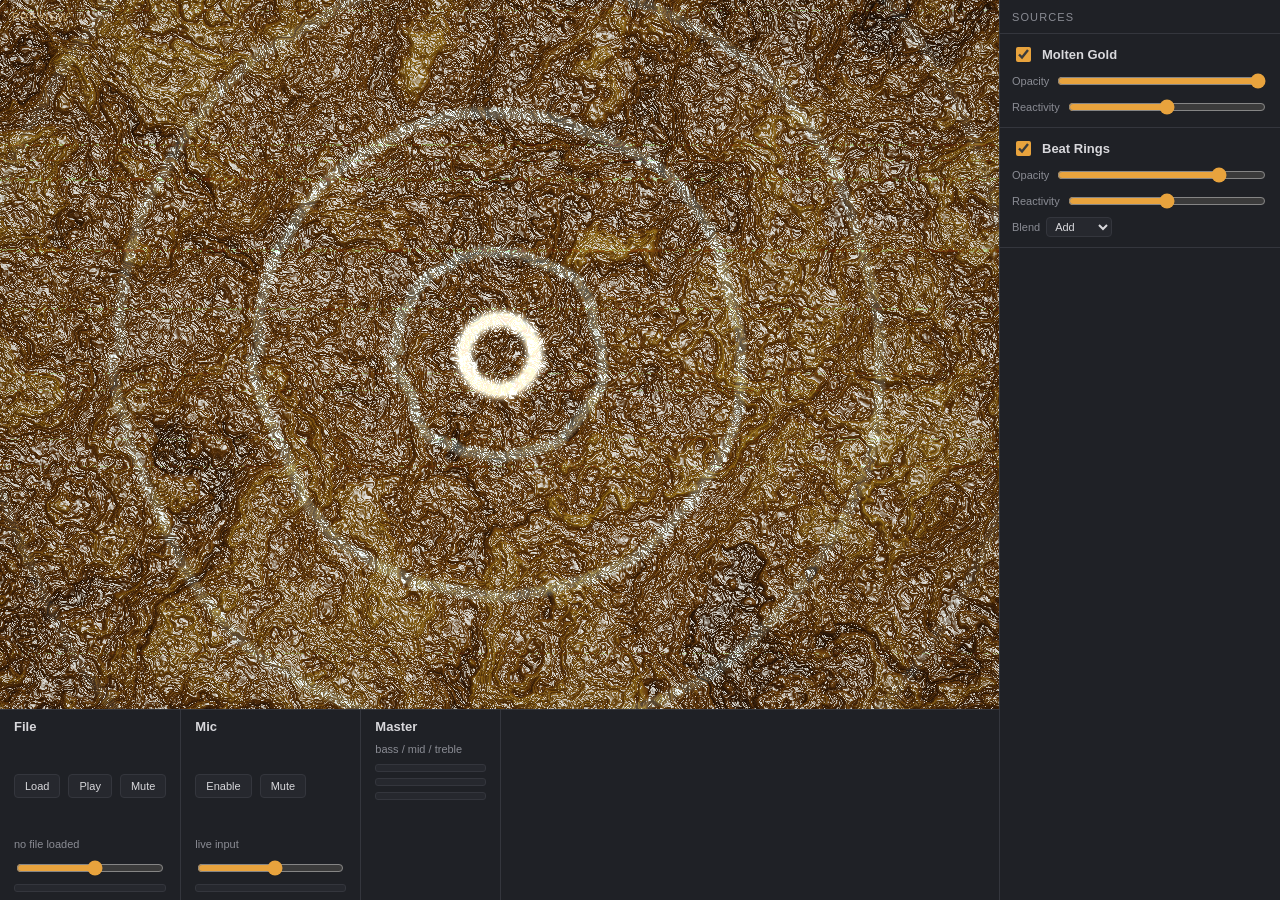
<file: visualizer/index.html>
<!doctype html>
<html lang="en">
<head>
<meta charset="utf-8" />
<meta name="viewport" content="width=device-width, initial-scale=1" />
<title>Molten Gold Visualizer</title>
<link rel="stylesheet" href="style.css" />
</head>
<body>
<div id="layout">
  <div id="preview-wrap">
    <canvas id="gl"></canvas>
    <div id="preview-label">preview</div>
  </div>

  <div id="sources-panel">
    <div class="panel-title">Sources</div>

    <div class="source-row" data-layer="gold">
      <div class="source-row-head">
        <input type="checkbox" class="src-enabled" checked />
        <span class="name">Molten Gold</span>
      </div>
      <label class="field">Opacity <input type="range" class="src-opacity" min="0" max="1" step="0.01" value="1"></label>
      <label class="field">Reactivity <input type="range" class="src-reactivity" min="0" max="2" step="0.01" value="1"></label>
    </div>

    <div class="source-row" data-layer="rings">
      <div class="source-row-head">
        <input type="checkbox" class="src-enabled" checked />
        <span class="name">Beat Rings</span>
      </div>
      <label class="field">Opacity <input type="range" class="src-opacity" min="0" max="1" step="0.01" value="0.8"></label>
      <label class="field">Reactivity <input type="range" class="src-reactivity" min="0" max="2" step="0.01" value="1"></label>
      <label class="field">Blend
        <select class="src-blend">
          <option value="1" selected>Add</option>
          <option value="0">Normal</option>
          <option value="2">Screen</option>
        </select>
      </label>
    </div>
  </div>

  <div id="mixer-panel">
    <div class="channel" id="file-channel">
      <div class="channel-head"><span class="name">File</span></div>
      <div class="channel-controls">
        <button id="file-load-btn">Load</button>
        <button id="file-play-btn" disabled>Play</button>
        <button id="file-mute-btn" class="mute-btn">Mute</button>
      </div>
      <div class="file-name" id="file-name">no file loaded</div>
      <input type="range" id="file-gain" min="0" max="1.5" step="0.01" value="0.8">
      <div class="meter-track"><div class="meter-fill" id="file-meter"></div></div>
      <input type="file" id="file-input" accept="audio/*">
    </div>

    <div class="channel" id="mic-channel">
      <div class="channel-head"><span class="name">Mic</span></div>
      <div class="channel-controls">
        <button id="mic-enable-btn">Enable</button>
        <button id="mic-mute-btn" class="mute-btn">Mute</button>
      </div>
      <div class="file-name">live input</div>
      <input type="range" id="mic-gain" min="0" max="1.5" step="0.01" value="0.8">
      <div class="meter-track"><div class="meter-fill" id="mic-meter"></div></div>
    </div>

    <div class="channel" id="master-channel">
      <div class="channel-head"><span class="name">Master</span></div>
      <div class="file-name">bass / mid / treble</div>
      <div class="meter-track"><div class="meter-fill" id="bass-meter" style="background:linear-gradient(90deg,#7a4a1a,#e8a33d)"></div></div>
      <div class="meter-track"><div class="meter-fill" id="mid-meter" style="background:linear-gradient(90deg,#3d6a7a,#6fcfe0)"></div></div>
      <div class="meter-track"><div class="meter-fill" id="treble-meter" style="background:linear-gradient(90deg,#8a3d7a,#e06fd0)"></div></div>
    </div>
  </div>
</div>

<script src="audio.js"></script>
<script src="shaders.js"></script>
<script src="app.js"></script>
<script src="ui.js"></script>
</body>
</html>
</file>
<file: visualizer/style.css>
:root {
  --bg: #17181c;
  --panel: #1f2126;
  --panel-2: #26282e;
  --border: #34363d;
  --text: #d8d8dc;
  --text-dim: #8a8c94;
  --accent: #e8a33d;
  --accent-2: #f4c86a;
  --meter-green: #6fcf5b;
  --meter-yellow: #e8c93d;
  --meter-red: #e3543d;
}

* { box-sizing: border-box; }

html, body {
  margin: 0; height: 100%; background: var(--bg); color: var(--text);
  font: 13px/1.4 -apple-system, BlinkMacSystemFont, "Segoe UI", sans-serif;
  overflow: hidden;
}

#layout {
  display: grid;
  grid-template-columns: 1fr 280px;
  grid-template-rows: 1fr 190px;
  height: 100vh;
  gap: 1px;
  background: var(--border);
}

#preview-wrap {
  grid-column: 1;
  grid-row: 1;
  position: relative;
  background: #000;
  overflow: hidden;
}
#gl { width: 100%; height: 100%; display: block; }

#preview-label {
  position: absolute; top: 10px; left: 12px;
  color: rgba(255,220,150,0.55); font-size: 11px; letter-spacing: 0.08em; text-transform: uppercase;
  pointer-events: none;
}

#sources-panel {
  grid-column: 2; grid-row: 1 / span 2;
  background: var(--panel);
  display: flex; flex-direction: column;
  overflow-y: auto;
}

#mixer-panel {
  grid-column: 1; grid-row: 2;
  background: var(--panel);
  display: flex;
  gap: 0;
  overflow-x: auto;
}

.panel-title {
  padding: 10px 12px 8px;
  font-size: 11px; letter-spacing: 0.1em; text-transform: uppercase; color: var(--text-dim);
  border-bottom: 1px solid var(--border);
}

.source-row {
  padding: 10px 12px;
  border-bottom: 1px solid var(--border);
  display: flex; flex-direction: column; gap: 6px;
}
.source-row-head {
  display: flex; align-items: center; gap: 8px;
}
.source-row-head .name { flex: 1; font-weight: 600; }
.source-row label.field {
  display: flex; align-items: center; gap: 6px; font-size: 11px; color: var(--text-dim);
}
.source-row input[type="range"] { flex: 1; }
.source-row select {
  background: var(--panel-2); color: var(--text); border: 1px solid var(--border);
  border-radius: 4px; padding: 2px 4px; font-size: 11px;
}

input[type="checkbox"] { accent-color: var(--accent); width: 15px; height: 15px; }
input[type="range"] { accent-color: var(--accent); }

.channel {
  min-width: 180px;
  border-right: 1px solid var(--border);
  padding: 8px 14px;
  display: flex; flex-direction: column; gap: 6px;
}
.channel-head { display: flex; align-items: center; justify-content: space-between; }
.channel-head .name { font-weight: 600; }
.channel-controls { display: flex; align-items: center; gap: 8px; flex: 1; }

.meter-track {
  width: 100%; height: 8px; background: var(--panel-2); border-radius: 3px; overflow: hidden;
  border: 1px solid var(--border);
}
.meter-fill {
  height: 100%; width: 0%;
  background: linear-gradient(90deg, var(--meter-green), var(--meter-yellow) 70%, var(--meter-red) 92%);
  transition: width 60ms linear;
}

button {
  background: var(--panel-2); color: var(--text); border: 1px solid var(--border);
  border-radius: 4px; padding: 5px 10px; font-size: 11px; cursor: pointer;
}
button:hover { border-color: var(--accent); color: var(--accent-2); }
button.active { background: var(--accent); color: #1a1204; border-color: var(--accent); }

.mute-btn.muted { background: var(--meter-red); color: #200; border-color: var(--meter-red); }

.file-name { color: var(--text-dim); font-size: 11px; overflow: hidden; text-overflow: ellipsis; white-space: nowrap; max-width: 150px; }

#master-channel { min-width: 140px; }

input[type="file"] { display: none; }
</file>
